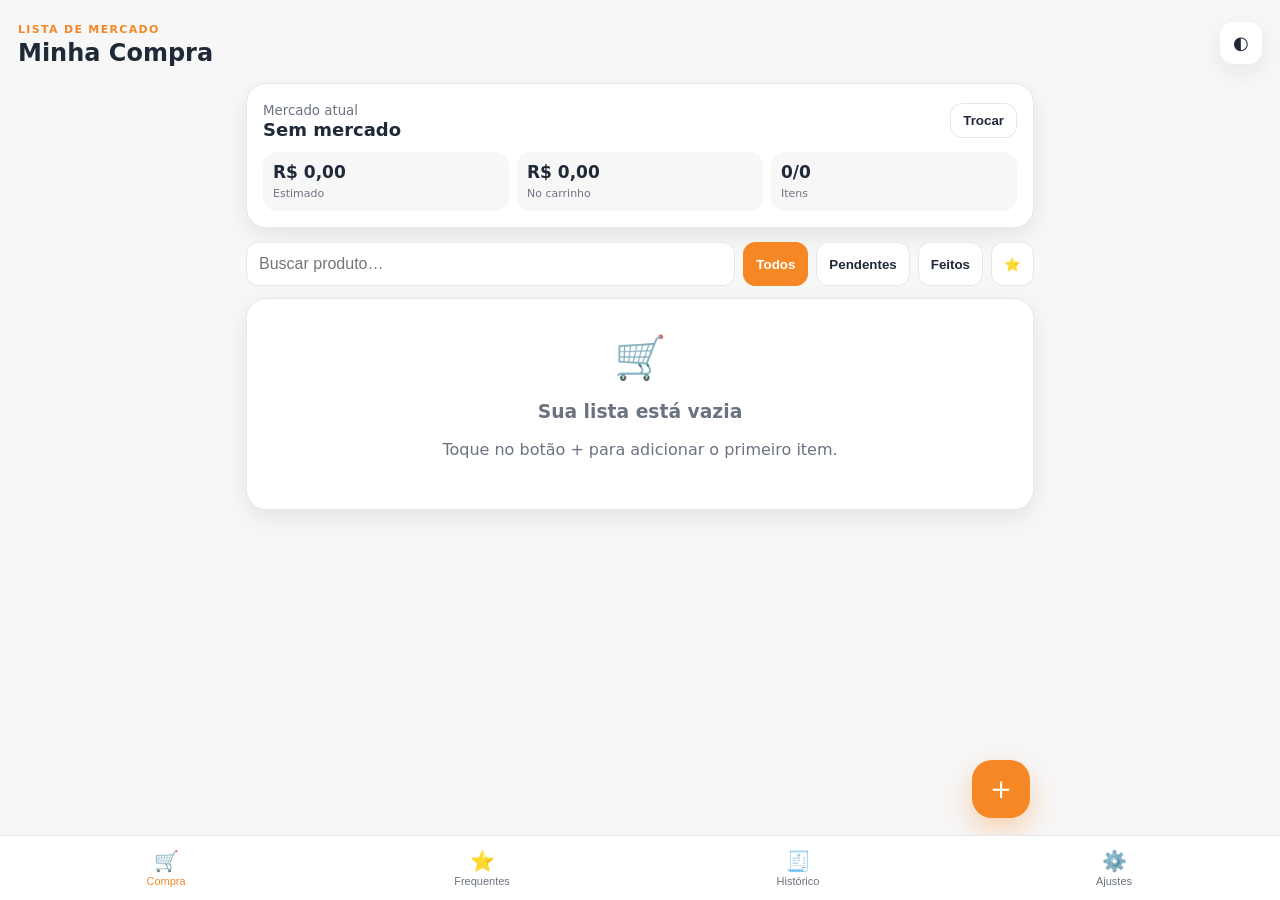
<file: index.html>
<!doctype html>
<html lang="pt-BR">
<head>
  <meta charset="utf-8" />
  <meta name="viewport" content="width=device-width, initial-scale=1, viewport-fit=cover" />
  <meta name="theme-color" content="#f58725" />
  <meta name="description" content="Lista de compras pessoal, offline e instalável." />
  <link rel="manifest" href="manifest.webmanifest" />
  <link rel="icon" href="icons/icon-192.png" />
  <link rel="apple-touch-icon" href="icons/icon-192.png" />
  <link rel="stylesheet" href="styles.css" />
  <title>Minha Compra</title>
</head>
<body>
  <div id="app">
    <header class="topbar">
      <div>
        <span class="eyebrow">LISTA DE MERCADO</span>
        <h1>Minha Compra</h1>
      </div>
      <button id="themeQuick" class="icon-btn" aria-label="Alternar tema">◐</button>
    </header>

    <main id="view" class="view"></main>

    <button id="fab" class="fab" aria-label="Adicionar item">＋</button>

    <nav class="bottom-nav" aria-label="Navegação principal">
      <button data-tab="compra" class="nav-item active"><span>🛒</span><small>Compra</small></button>
      <button data-tab="frequentes" class="nav-item"><span>⭐</span><small>Frequentes</small></button>
      <button data-tab="historico" class="nav-item"><span>🧾</span><small>Histórico</small></button>
      <button data-tab="ajustes" class="nav-item"><span>⚙️</span><small>Ajustes</small></button>
    </nav>
  </div>

  <dialog id="itemDialog" class="dialog">
    <form id="itemForm" method="dialog" class="dialog-card">
      <div class="dialog-head">
        <h2 id="itemDialogTitle">Adicionar item</h2>
        <button type="button" class="icon-btn" data-close="itemDialog">✕</button>
      </div>
      <input type="hidden" id="itemId" />
      <label>Produto
        <input id="itemName" list="productSuggestions" autocomplete="off" required placeholder="Ex.: Arroz" />
        <datalist id="productSuggestions"></datalist>
      </label>
      <div class="grid2">
        <label>Quantidade<input id="itemQty" type="number" min="0" step="0.01" value="1" /></label>
        <label>Unidade
          <select id="itemUnit">
            <option>un</option><option>kg</option><option>g</option><option>L</option><option>ml</option><option>pacote</option><option>caixa</option><option>frasco</option><option>lata</option>
          </select>
        </label>
      </div>
      <div class="grid2">
        <label>Categoria<select id="itemCategory"></select></label>
        <label>Preço unitário (R$)<input id="itemPrice" inputmode="decimal" placeholder="0,00" /></label>
      </div>
      <div class="grid2">
        <label>Desconto total (R$)<input id="itemDiscount" inputmode="decimal" placeholder="0,00" /></label>
        <div style="border:1px solid var(--line);background:var(--bg);border-radius:12px;padding:10px 12px;display:grid;align-content:center;gap:3px">
          <span style="font-size:12px;color:var(--muted);font-weight:700">Valor final</span>
          <strong id="itemFinalPrice" style="font-size:18px">R$ 0,00</strong>
        </div>
      </div>
      <label>Observação<input id="itemNote" placeholder="Opcional" /></label>
      <label class="checkline"><input id="itemFavorite" type="checkbox" /> Marcar como favorito</label>
      <div class="dialog-actions">
        <button type="button" class="btn secondary" data-close="itemDialog">Cancelar</button>
        <button class="btn primary" value="default">Salvar</button>
      </div>
    </form>
  </dialog>

  <dialog id="marketDialog" class="dialog">
    <form id="marketForm" method="dialog" class="dialog-card">
      <div class="dialog-head"><h2>Mercado</h2><button type="button" class="icon-btn" data-close="marketDialog">✕</button></div>
      <label>Mercado atual<select id="marketSelect"></select></label>
      <label>Novo mercado<input id="newMarketName" placeholder="Ex.: Pague Menos" /></label>
      <div class="dialog-actions"><button type="button" class="btn secondary" data-close="marketDialog">Fechar</button><button class="btn primary">Salvar</button></div>
    </form>
  </dialog>

  <dialog id="confirmDialog" class="dialog">
    <form method="dialog" class="dialog-card">
      <h2 id="confirmTitle">Confirmar</h2>
      <p id="confirmText"></p>
      <div class="dialog-actions"><button value="cancel" class="btn secondary">Cancelar</button><button id="confirmOk" value="ok" class="btn danger">Confirmar</button></div>
    </form>
  </dialog>

  <div id="toast" class="toast" role="status"></div>
  <script src="app.js"></script>
</body>
</html>
</file>
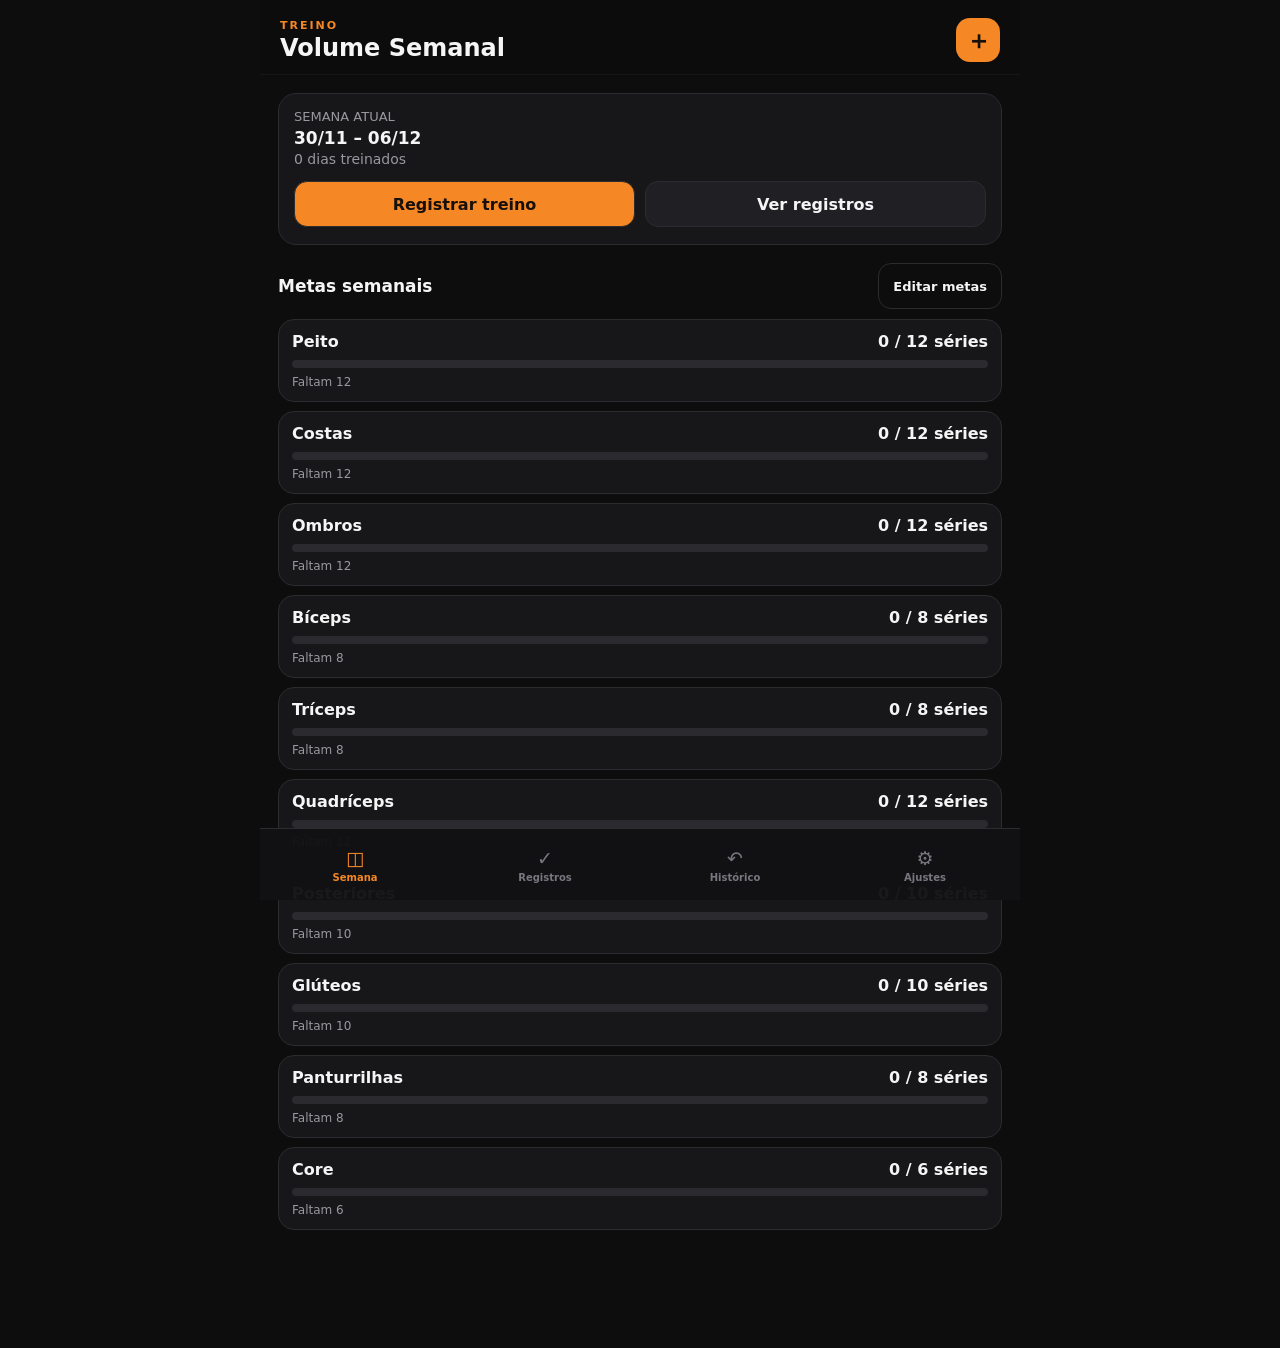
<file: volume-semanal/index.html>
<!doctype html>
<html lang="pt-BR">
<head>
  <meta charset="utf-8">
  <meta name="viewport" content="width=device-width,initial-scale=1,viewport-fit=cover">
  <meta name="theme-color" content="#111111">
  <meta name="description" content="Controle semanal de séries por grupamento muscular.">
  <title>Volume Semanal</title>
  <link rel="manifest" href="./manifest.webmanifest">
  <link rel="icon" href="./icon.svg" type="image/svg+xml">
  <link rel="stylesheet" href="./styles.css">
</head>
<body>
  <div id="app">
    <header class="topbar">
      <div>
        <div class="eyebrow">TREINO</div>
        <h1 id="pageTitle">Volume Semanal</h1>
      </div>
      <button id="addWorkoutTop" class="icon-btn primary" aria-label="Registrar treino">＋</button>
    </header>

    <main id="content" aria-live="polite"></main>

    <nav class="bottom-nav" aria-label="Navegação principal">
      <button data-route="week" class="nav-item active"><span>◫</span><small>Semana</small></button>
      <button data-route="records" class="nav-item"><span>✓</span><small>Registros</small></button>
      <button data-route="history" class="nav-item"><span>↶</span><small>Histórico</small></button>
      <button data-route="settings" class="nav-item"><span>⚙</span><small>Ajustes</small></button>
    </nav>
  </div>

  <div id="modalRoot"></div>
  <div id="toast" class="toast" role="status"></div>

  <script src="./app.js"></script>
  <script>
    if ("serviceWorker" in navigator) {
      window.addEventListener("load", function () {
        navigator.serviceWorker.register("./service-worker.js", { scope: "./" }).catch(function(){});
      });
    }
  </script>
</body>
</html>
</file>
<file: styles.css>
:root{
  --bg:#f7f7f8;--card:#ffffff;--text:#1f2937;--muted:#6b7280;--line:#e5e7eb;--primary:#f58725;--primary-2:#dd6f0d;--danger:#d83434;--ok:#23945d;--shadow:0 8px 24px rgba(0,0,0,.08)
}
:root[data-theme="dark"]{--bg:#111315;--card:#191c1f;--text:#f3f4f6;--muted:#a5abb3;--line:#2b3035;--shadow:0 8px 24px rgba(0,0,0,.25)}
*{box-sizing:border-box} body{margin:0;background:var(--bg);color:var(--text);font-family:Inter,system-ui,-apple-system,Segoe UI,Roboto,sans-serif}.topbar{position:sticky;top:0;z-index:5;display:flex;align-items:center;justify-content:space-between;padding:18px 18px 12px;background:color-mix(in srgb,var(--bg) 92%,transparent);backdrop-filter:blur(10px)}h1{font-size:24px;margin:2px 0 0}.eyebrow{font-size:11px;letter-spacing:.12em;color:var(--primary);font-weight:800}.view{padding:4px 16px 110px;max-width:820px;margin:auto}.icon-btn{border:0;background:var(--card);color:var(--text);width:42px;height:42px;border-radius:14px;font-size:18px;box-shadow:var(--shadow)}.hero,.card{background:var(--card);border:1px solid var(--line);border-radius:20px;box-shadow:var(--shadow)}.hero{padding:16px;margin-bottom:14px}.hero-top{display:flex;gap:10px;justify-content:space-between;align-items:center}.market-btn{border:1px solid var(--line);background:transparent;color:var(--text);padding:9px 12px;border-radius:12px;font-weight:700}.stats{display:grid;grid-template-columns:repeat(3,1fr);gap:8px;margin-top:12px}.stat{background:var(--bg);padding:10px;border-radius:14px}.stat b{display:block;font-size:17px}.stat span{font-size:11px;color:var(--muted)}.toolbar{display:flex;gap:8px;overflow:auto;margin:12px 0}.toolbar input{flex:1;min-width:170px}.chip,.btn{border:1px solid var(--line);background:var(--card);color:var(--text);border-radius:12px;padding:10px 12px;font-weight:700}.chip.active,.btn.primary{background:var(--primary);color:white;border-color:var(--primary)}.btn.secondary{background:transparent}.btn.danger{background:var(--danger);color:white;border-color:var(--danger)}input,select{width:100%;border:1px solid var(--line);background:var(--card);color:var(--text);padding:12px;border-radius:12px;font-size:16px}label{display:grid;gap:6px;font-size:13px;font-weight:700;color:var(--muted)}.category{margin:12px 0}.category-head{display:flex;justify-content:space-between;align-items:center;padding:0 4px 8px}.category-head h3{margin:0;font-size:15px}.item{display:grid;grid-template-columns:auto 1fr auto;gap:11px;align-items:center;padding:13px 14px;border-top:1px solid var(--line)}.item:first-child{border-top:0}.item-check{width:24px;height:24px;accent-color:var(--primary)}.item-main{min-width:0}.item-name{font-weight:800;white-space:nowrap;overflow:hidden;text-overflow:ellipsis}.item-meta{font-size:12px;color:var(--muted);margin-top:3px}.item.done{opacity:.58}.item.done .item-name{text-decoration:line-through}.item-actions{display:flex;gap:6px}.mini{border:0;background:var(--bg);color:var(--text);width:34px;height:34px;border-radius:10px}.empty{padding:34px 20px;text-align:center;color:var(--muted)}.empty .big{font-size:42px}.fab{position:fixed;right:20px;bottom:82px;z-index:7;width:58px;height:58px;border-radius:20px;border:0;background:var(--primary);color:white;font-size:32px;box-shadow:0 12px 30px rgba(245,135,37,.35)}.bottom-nav{position:fixed;z-index:8;bottom:0;left:0;right:0;display:grid;grid-template-columns:repeat(4,1fr);background:var(--card);border-top:1px solid var(--line);padding:7px max(8px,env(safe-area-inset-right)) calc(7px + env(safe-area-inset-bottom)) max(8px,env(safe-area-inset-left))}.nav-item{border:0;background:transparent;color:var(--muted);padding:6px;display:grid;gap:2px;justify-items:center}.nav-item.active{color:var(--primary)}.nav-item span{font-size:20px}.nav-item small{font-size:11px}.section-title{display:flex;justify-content:space-between;align-items:center;margin:18px 2px 8px}.section-title h2{font-size:18px;margin:0}.list-card{overflow:hidden}.history-card{padding:15px;margin-bottom:10px}.history-top{display:flex;justify-content:space-between;gap:12px}.history-actions{display:flex;gap:8px;margin-top:12px}.dialog{border:0;background:transparent;padding:0;width:min(94vw,520px)}.dialog::backdrop{background:rgba(0,0,0,.5);backdrop-filter:blur(2px)}.dialog-card{background:var(--card);color:var(--text);border:1px solid var(--line);border-radius:22px;padding:18px;display:grid;gap:14px}.dialog-head{display:flex;justify-content:space-between;align-items:center}.dialog-head h2{margin:0}.grid2{display:grid;grid-template-columns:1fr 1fr;gap:10px}.checkline{display:flex;align-items:center;gap:8px;color:var(--text)}.checkline input{width:auto}.dialog-actions{display:flex;justify-content:flex-end;gap:8px}.toast{position:fixed;left:50%;bottom:88px;transform:translate(-50%,20px);background:#111;color:#fff;padding:11px 16px;border-radius:12px;opacity:0;pointer-events:none;transition:.2s;z-index:20}.toast.show{opacity:1;transform:translate(-50%,0)}.setting{padding:15px;border-top:1px solid var(--line)}.setting:first-child{border-top:0}.setting-row{display:flex;justify-content:space-between;gap:12px;align-items:center}.setting p{margin:4px 0 0;color:var(--muted);font-size:12px}.fav-grid{display:grid;grid-template-columns:1fr;gap:10px}.fav-card{padding:14px;display:flex;justify-content:space-between;align-items:center}.price-up{color:#c2410c}.price-down{color:var(--ok)}@media(min-width:700px){.fav-grid{grid-template-columns:1fr 1fr}.fab{right:calc((100vw - 820px)/2 + 20px)}}
</file>
<file: volume-semanal/styles.css>
:root{
  --bg:#0d0d0e;--panel:#171719;--panel2:#202024;--text:#f5f5f5;--muted:#98989f;
  --border:#2b2b30;--accent:#f58725;--accent-soft:rgba(245,135,37,.14);
  --ok:#57b77a;--danger:#e75f5f;--nav-h:72px;
}
*{box-sizing:border-box}
html{background:var(--bg);color-scheme:dark}
body{margin:0;background:var(--bg);color:var(--text);font-family:Inter,system-ui,-apple-system,BlinkMacSystemFont,"Segoe UI",sans-serif;-webkit-font-smoothing:antialiased}
button,input,select{font:inherit}
button{color:inherit}
#app{max-width:760px;margin:0 auto;min-height:100vh;padding-bottom:calc(var(--nav-h) + 28px)}
.topbar{position:sticky;top:0;z-index:20;display:flex;align-items:center;justify-content:space-between;padding:18px 16px 12px;background:rgba(13,13,14,.94);backdrop-filter:blur(12px);border-bottom:1px solid rgba(255,255,255,.04)}
.eyebrow{font-size:11px;letter-spacing:.18em;color:var(--accent);font-weight:800}
h1{font-size:24px;line-height:1.1;margin:3px 0 0}h2{font-size:17px;margin:0}h3{margin:0;font-size:15px}
#content{padding:14px 14px 8px}
.icon-btn{width:44px;height:44px;border:0;border-radius:14px;background:var(--panel2);display:grid;place-items:center;font-size:25px;cursor:pointer}
.icon-btn.primary,.btn.primary{background:var(--accent);color:#17100a;font-weight:800}
.card{background:var(--panel);border:1px solid var(--border);border-radius:18px;padding:15px}
.section{margin-top:18px}.section-head{display:flex;align-items:center;justify-content:space-between;margin-bottom:10px}
.muted{color:var(--muted)}.small{font-size:13px}.tiny{font-size:11px}.strong{font-weight:800}.accent{color:var(--accent)}
.week-range{font-size:14px;color:var(--muted);margin-top:3px}
.hero-actions{display:flex;gap:10px;margin:14px 0 2px}.hero-actions .btn{flex:1}
.btn{min-height:46px;border:1px solid var(--border);background:var(--panel2);border-radius:13px;padding:0 14px;cursor:pointer;font-weight:700}
.btn.ghost{background:transparent}.btn.danger{border-color:rgba(231,95,95,.45);color:#ff9191}.btn:disabled{opacity:.4;cursor:not-allowed}
.goal-list{display:grid;gap:9px}
.goal-row{background:var(--panel);border:1px solid var(--border);border-radius:16px;padding:12px 13px}
.goal-top{display:flex;justify-content:space-between;align-items:flex-end;gap:12px}
.goal-name{font-weight:800}.goal-value{font-variant-numeric:tabular-nums;font-weight:800;white-space:nowrap}
.progress{height:8px;background:#2a2a2f;border-radius:999px;overflow:hidden;margin:9px 0 7px}
.progress>span{display:block;height:100%;background:var(--accent);border-radius:999px;transition:width .25s ease}
.goal-row.done .progress>span{background:var(--ok)}
.goal-status{font-size:12px;color:var(--muted)}.goal-row.done .goal-status{color:#83d6a0}
.day-list,.history-list,.workout-list,.settings-list{display:grid;gap:9px}
.day-card,.history-card,.workout-card,.setting-row{background:var(--panel);border:1px solid var(--border);border-radius:16px}
.day-card{padding:12px}.day-head{display:flex;justify-content:space-between;align-items:center}.day-date{display:flex;align-items:center;gap:10px}.day-badge{width:42px;height:42px;border-radius:13px;background:var(--panel2);display:grid;place-items:center;text-align:center;line-height:1.05}.day-badge b{font-size:16px}.day-badge small{font-size:9px;color:var(--muted)}
.workout-mini{display:flex;justify-content:space-between;gap:10px;padding:10px 0 0;border-top:1px solid var(--border);margin-top:10px;cursor:pointer}.workout-mini:first-of-type{margin-top:10px}
.pills{display:flex;gap:6px;flex-wrap:wrap;margin-top:7px}.pill{font-size:11px;padding:5px 8px;border-radius:999px;background:var(--panel2);color:#c8c8ce}
.history-card{padding:13px;cursor:pointer}.history-top{display:flex;justify-content:space-between;gap:10px}.history-total{font-size:19px;font-weight:900;color:var(--accent)}
.empty{text-align:center;padding:34px 18px;color:var(--muted)}.empty .emoji{font-size:36px;margin-bottom:8px}
.bottom-nav{position:fixed;left:50%;bottom:0;transform:translateX(-50%);z-index:30;width:min(760px,100%);height:var(--nav-h);display:grid;grid-template-columns:repeat(4,1fr);background:rgba(18,18,20,.97);border-top:1px solid var(--border);padding-bottom:env(safe-area-inset-bottom)}
.nav-item{border:0;background:transparent;color:#77777f;display:flex;flex-direction:column;justify-content:center;align-items:center;gap:3px;cursor:pointer}.nav-item span{font-size:19px}.nav-item small{font-size:10px;font-weight:700}.nav-item.active{color:var(--accent)}
.setting-row{padding:12px}.setting-line{display:flex;align-items:center;justify-content:space-between;gap:10px}.setting-actions{display:flex;align-items:center;gap:6px}.move-btn{width:34px;height:34px;border:0;border-radius:9px;background:var(--panel2);color:var(--muted)}
.goal-config{display:grid;grid-template-columns:1fr auto;gap:9px;align-items:center}.goal-config .goal-controls{display:flex;align-items:center;gap:8px}
.target-input{width:74px;height:42px;background:var(--panel2);border:1px solid var(--border);border-radius:11px;padding:0 9px;text-align:center;color:var(--text)}
.switch{position:relative;width:44px;height:26px;display:inline-block}.switch input{opacity:0;width:0;height:0}.slider{position:absolute;inset:0;background:#34343a;border-radius:999px;transition:.2s}.slider:before{content:"";position:absolute;width:20px;height:20px;left:3px;top:3px;background:#ddd;border-radius:50%;transition:.2s}.switch input:checked+.slider{background:var(--accent)}.switch input:checked+.slider:before{transform:translateX(18px);background:#1b1108}
.field{display:grid;gap:6px;margin-bottom:12px}.field label{font-size:12px;color:var(--muted);font-weight:700}.input,.select{width:100%;min-height:46px;border:1px solid var(--border);background:var(--panel2);border-radius:12px;color:var(--text);padding:0 12px;font-size:16px}
.modal-backdrop{position:fixed;inset:0;z-index:50;background:rgba(0,0,0,.68);display:flex;align-items:flex-end;justify-content:center}
.modal{width:min(760px,100%);max-height:92vh;overflow:auto;background:#121214;border-radius:24px 24px 0 0;border:1px solid var(--border);padding:16px 14px calc(24px + env(safe-area-inset-bottom))}
.modal-head{position:sticky;top:-16px;z-index:3;background:#121214;display:flex;align-items:center;justify-content:space-between;padding:8px 0 13px;border-bottom:1px solid var(--border);margin-bottom:14px}.modal-head h2{font-size:20px}
.close-btn{width:40px;height:40px;border:0;border-radius:12px;background:var(--panel2);font-size:20px}
.entry-card{background:var(--panel);border:1px solid var(--border);border-radius:15px;padding:11px;margin-bottom:10px}.entry-grid{display:grid;grid-template-columns:1fr 88px;gap:8px;margin-top:8px}.entry-actions{display:flex;justify-content:space-between;gap:8px;margin-top:8px}.stepper{display:flex;gap:6px}.stepper button{width:42px;height:36px;border:0;border-radius:9px;background:var(--panel2);font-size:19px;font-weight:800}.entry-tools{display:flex;gap:6px}.entry-tools button{height:36px;border:0;border-radius:9px;background:var(--panel2);padding:0 10px;color:var(--muted)}
.modal-footer{display:grid;grid-template-columns:1fr 1fr;gap:8px;margin-top:14px}.modal-footer.single{grid-template-columns:1fr}
.summary-grid{display:grid;grid-template-columns:repeat(2,minmax(0,1fr));gap:8px}.summary-cell{background:var(--panel2);border-radius:12px;padding:10px}.summary-cell b{display:block;font-size:18px;margin-top:3px}
.toast{position:fixed;left:50%;bottom:calc(var(--nav-h) + 18px);z-index:80;transform:translate(-50%,20px);opacity:0;pointer-events:none;background:#242428;border:1px solid var(--border);padding:10px 14px;border-radius:12px;font-size:13px;transition:.2s;max-width:calc(100% - 28px);text-align:center}.toast.show{opacity:1;transform:translate(-50%,0)}
hr{border:0;border-top:1px solid var(--border);margin:18px 0}
.danger-zone{border-color:rgba(231,95,95,.35)}
@media (min-width:600px){#content{padding:18px}.modal{border-radius:24px;margin-bottom:16px;max-height:88vh}.modal-backdrop{align-items:center}.topbar{padding-left:20px;padding-right:20px}}

/* Multiple muscle groups inside one exercise */
.exercise-name-input{font-weight:800;background:#1e1e22}
.allocation-label{display:flex;align-items:center;justify-content:space-between;gap:10px;margin:12px 2px 7px;font-size:12px;font-weight:800;color:var(--muted);text-transform:uppercase;letter-spacing:.05em}
.allocation-list{display:grid;gap:7px}
.allocation-row{display:grid;grid-template-columns:minmax(0,1fr) 128px 36px;gap:7px;align-items:center}
.allocation-group{min-width:0;min-height:42px;font-size:14px}
.allocation-counter{display:grid;grid-template-columns:36px 1fr 36px;gap:4px;align-items:center}
.allocation-counter button{height:42px;border:0;border-radius:10px;background:var(--panel2);font-size:18px;font-weight:900}
.allocation-sets{min-width:0;min-height:42px;padding:0 4px;text-align:center;font-size:15px}
.allocation-remove{width:36px;height:42px;border:0;border-radius:10px;background:rgba(231,95,95,.1);color:#ff9191;font-size:20px}
.add-muscle-btn{width:100%;min-height:40px;margin-top:8px;border:1px dashed #3b3b42;border-radius:11px;background:transparent;color:var(--accent);font-weight:800}
.exercise-actions{margin-top:10px;padding-top:10px;border-top:1px solid var(--border)}
.exercise-actions .entry-tools{width:100%;justify-content:flex-end}
.exercise-actions .entry-tools button:first-child{color:#c9c9cf}
.exercise-actions .entry-tools button:last-child{color:#ff9191}
@media (max-width:480px){
  .allocation-row{grid-template-columns:minmax(0,1fr) 118px 34px}
  .allocation-counter{grid-template-columns:32px 1fr 32px}
  .allocation-counter button{height:40px}
  .allocation-remove{width:34px;height:40px}
  .allocation-group,.allocation-sets{min-height:40px}
}

/* Exercise library */
.library-exercise-row .setting-line{align-items:flex-start}
.library-exercise-row .pills{margin-top:8px}
.library-exercise-row .setting-actions{flex-shrink:0}
.library-edit-btn{color:var(--accent)}
.library-delete-btn{color:#ff9191}
.exercise-name-input{position:relative}

/* Organized settings tabs */
.settings-tabs{position:sticky;top:76px;z-index:12;display:grid;grid-template-columns:repeat(4,1fr);gap:6px;margin:-2px 0 16px;padding:7px;background:rgba(13,13,14,.96);backdrop-filter:blur(10px);border:1px solid var(--border);border-radius:16px}
.settings-tab{min-width:0;border:0;background:transparent;color:var(--muted);border-radius:11px;padding:8px 4px 7px;display:flex;flex-direction:column;align-items:center;justify-content:center;gap:3px;font-weight:800;cursor:pointer}
.settings-tab span{font-size:18px;line-height:1}.settings-tab small{font-size:9px;white-space:nowrap}
.settings-tab.active{background:var(--accent-soft);color:var(--accent)}
.settings-panel{display:grid;gap:12px}
.settings-panel-head{display:flex;align-items:flex-start;justify-content:space-between;gap:12px;margin-bottom:2px}
.settings-panel-head h2{font-size:22px;margin:3px 0 4px}
.compact-btn{min-height:40px;padding:0 12px;white-space:nowrap}
.setting-row-footer{margin-top:8px}
.exercise-search-wrap{position:relative}
.exercise-search-wrap .input{padding-right:52px}
.exercise-search-count{position:absolute;right:10px;top:50%;transform:translateY(-50%);min-width:30px;height:28px;padding:0 8px;border-radius:999px;background:var(--panel2);display:grid;place-items:center;color:var(--muted);font-size:12px;font-weight:800}
.exercise-settings-list{max-height:none}
.library-exercise-main{min-width:0;padding-right:8px}
.library-exercise-row .setting-line{gap:8px}
.group-name-input{min-height:42px}
.data-actions-grid{display:grid;gap:10px}
.data-action-card{width:100%;border:1px solid var(--border);background:var(--panel);border-radius:16px;padding:14px;text-align:left;display:grid;grid-template-columns:42px 1fr;gap:12px;align-items:center;cursor:pointer}
.data-action-card b{display:block;margin-bottom:3px}.data-action-card small{display:block;color:var(--muted);line-height:1.35}
.data-action-icon{width:42px;height:42px;border-radius:12px;background:var(--accent-soft);color:var(--accent);display:grid;place-items:center;font-size:21px;font-weight:900}
.data-danger{margin-top:6px;display:flex;align-items:center;justify-content:space-between;gap:12px}
.data-danger h3{color:#ff9191;margin-bottom:4px}
.data-danger p{margin:0}
@media (max-width:420px){
  .settings-tabs{top:72px;gap:3px;padding:5px}
  .settings-tab{padding:8px 1px}
  .settings-tab small{font-size:8px}
  .settings-panel-head{align-items:center}
  .data-danger{display:grid}
  .data-danger .btn{width:100%}
}

/* Exercise autocomplete */
.exercise-picker{position:relative;z-index:2}
.exercise-name-input{padding-right:48px}
.exercise-picker-toggle{position:absolute;right:4px;top:4px;width:38px;height:38px;border:0;border-radius:10px;background:var(--panel2);color:var(--muted);font-size:22px;display:grid;place-items:center;cursor:pointer}
.exercise-picker-toggle:active{background:var(--accent-soft);color:var(--accent)}
.exercise-suggestions{display:none;position:absolute;left:0;right:0;top:calc(100% + 6px);z-index:40;max-height:280px;overflow:auto;background:#18181b;border:1px solid var(--border);border-radius:14px;padding:6px;box-shadow:0 18px 40px rgba(0,0,0,.45);overscroll-behavior:contain}
.exercise-suggestions.open{display:block}
.exercise-suggestion{width:100%;border:0;background:transparent;color:var(--text);text-align:left;border-radius:10px;padding:10px 11px;display:grid;gap:3px;cursor:pointer}
.exercise-suggestion+.exercise-suggestion{border-top:1px solid rgba(255,255,255,.04)}
.exercise-suggestion:active,.exercise-suggestion:hover{background:var(--accent-soft)}
.exercise-suggestion-name{font-weight:800;font-size:14px}
.exercise-suggestion-muscles{font-size:11px;color:var(--muted);white-space:normal;line-height:1.35}
.exercise-suggestion-empty{padding:13px 11px;color:var(--muted);font-size:12px;line-height:1.4}

/* Quick exercise creation */
.create-exercise-suggestion{margin-top:5px;border-top:1px solid var(--border)!important;background:rgba(245,135,37,.08)}
.create-exercise-suggestion:active,.create-exercise-suggestion:hover{background:rgba(245,135,37,.14)}
.create-exercise-suggestion{grid-template-columns:34px 1fr;align-items:center}
.create-exercise-icon{width:32px;height:32px;border-radius:10px;background:var(--accent-soft);color:var(--accent);display:grid;place-items:center;font-size:20px;font-weight:900}
.quick-exercise-backdrop{position:fixed;inset:0;z-index:75;background:rgba(0,0,0,.78);display:flex;align-items:flex-end;justify-content:center;padding-top:20px}
.quick-exercise-modal{width:min(720px,100%);max-height:88vh;overflow:auto;background:#141416;border:1px solid var(--border);border-radius:24px 24px 0 0;padding:16px 14px calc(22px + env(safe-area-inset-bottom));box-shadow:0 -18px 50px rgba(0,0,0,.4)}
.quick-create-info{display:grid;gap:4px;margin:4px 0 12px;padding:11px 12px;border-radius:12px;background:var(--panel);border:1px solid var(--border)}
.quick-create-info b{font-size:13px}
.quick-create-info span{font-size:11px;line-height:1.4;color:var(--muted)}
.quick-create-actions{display:grid;grid-template-columns:1fr 1fr;gap:8px;margin-top:14px}
@media (min-width:600px){
  .quick-exercise-backdrop{align-items:center;padding:20px}
  .quick-exercise-modal{border-radius:24px;max-height:88vh}
}
@media (max-width:430px){
  .quick-create-actions{grid-template-columns:1fr}
}

/* Quick exercise spacing polish */
.quick-exercise-modal .library-allocation-row{
  margin-bottom:10px;
}
.quick-exercise-modal .library-allocation-row:last-child{
  margin-bottom:0;
}
.quick-exercise-modal [data-action="lib-add-allocation"]{
  margin-top:14px;
}
.quick-exercise-modal .quick-create-actions{
  margin-top:18px;
  gap:10px;
}
.quick-exercise-modal .allocation-group,
.quick-exercise-modal .allocation-sets,
.quick-exercise-modal .allocation-counter button,
.quick-exercise-modal .allocation-remove{
  min-height:44px;
}

/* Exercise completion checkbox */
.exercise-complete-row{
  display:flex;
  align-items:center;
  gap:9px;
  margin:0 0 10px;
  cursor:pointer;
  user-select:none;
}
.exercise-complete-row input{
  position:absolute;
  opacity:0;
  pointer-events:none;
}
.exercise-checkmark{
  width:22px;
  height:22px;
  flex:0 0 22px;
  border:2px solid #4a4a50;
  border-radius:7px;
  display:grid;
  place-items:center;
  background:var(--panel2);
}
.exercise-complete-row input:checked + .exercise-checkmark{
  background:var(--accent);
  border-color:var(--accent);
}
.exercise-complete-row input:checked + .exercise-checkmark::after{
  content:"✓";
  color:#111;
  font-size:14px;
  font-weight:900;
}
.exercise-complete-text{
  font-size:12px;
  font-weight:800;
  color:var(--muted);
}
.entry-card.exercise-completed{
  border-color:rgba(245,135,37,.45);
  background:rgba(245,135,37,.055);
}
.entry-card.exercise-completed .exercise-complete-text{
  color:var(--accent);
}
</file>
